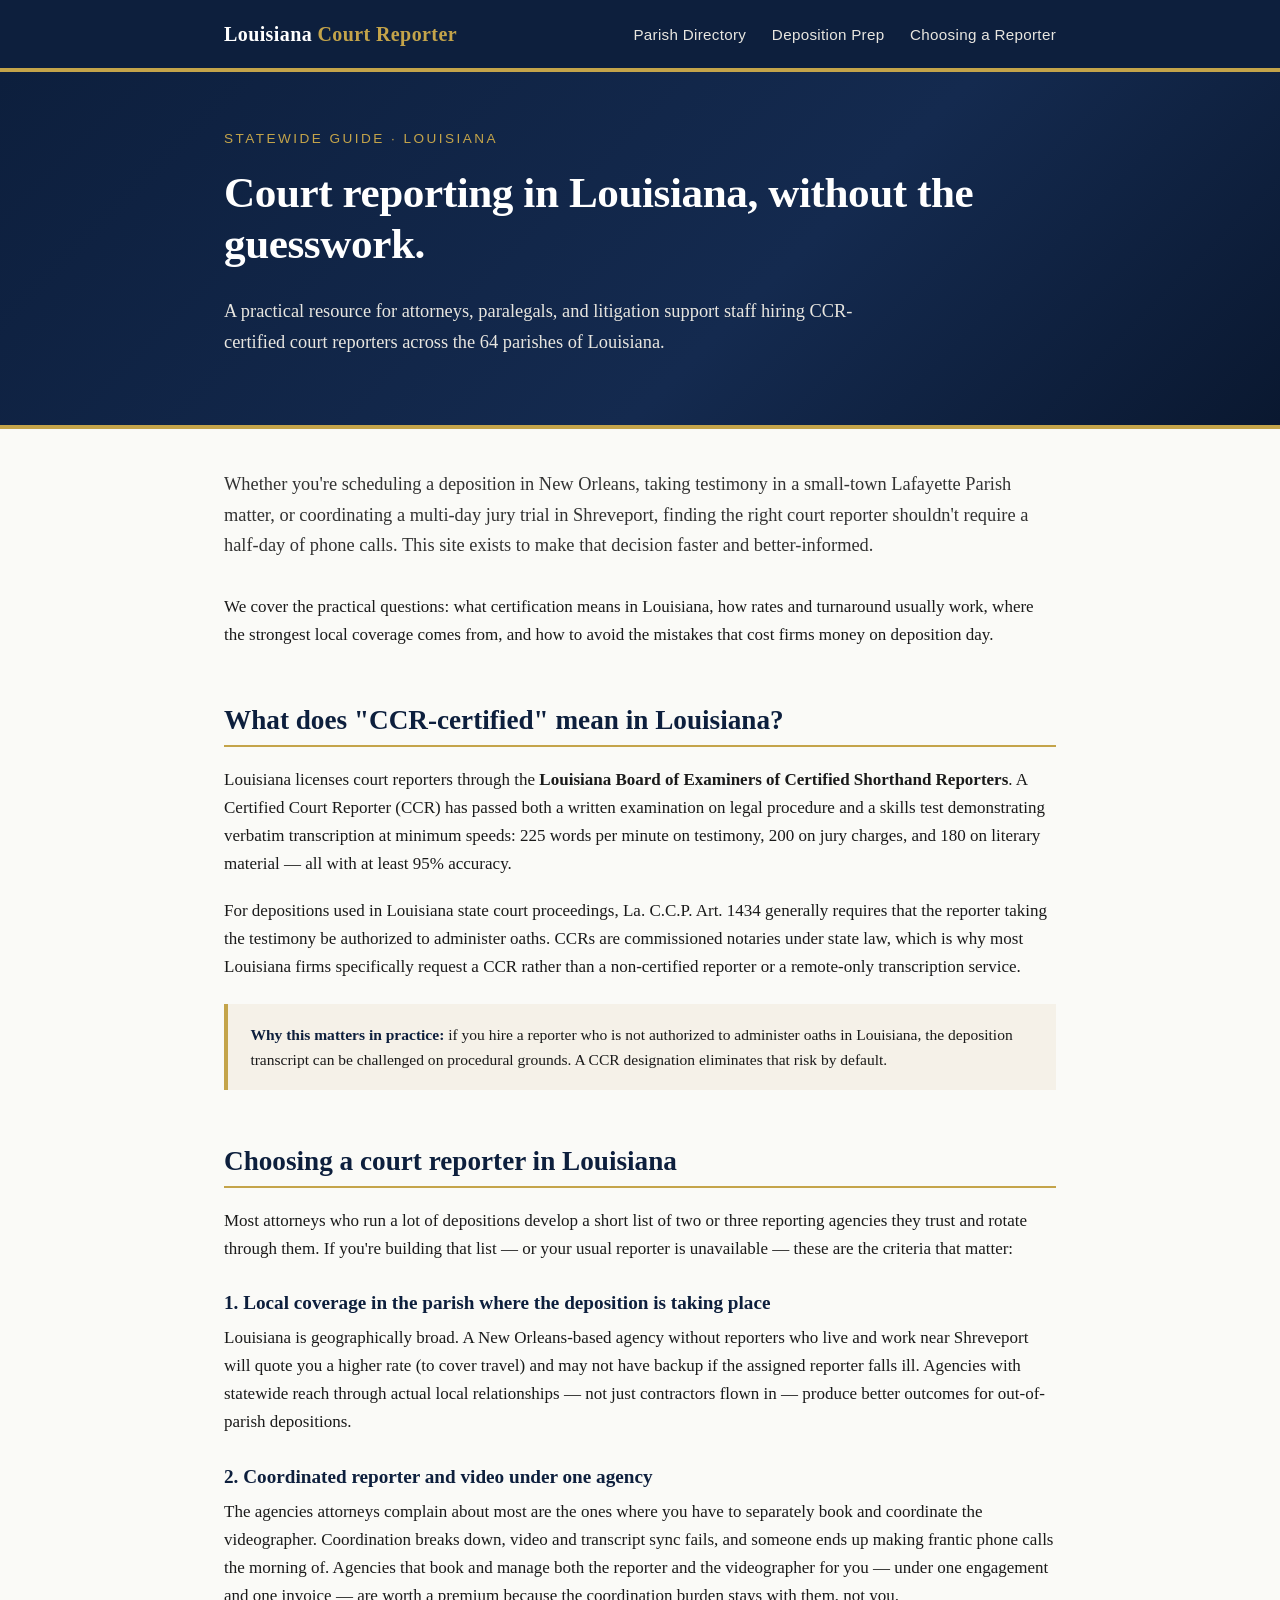
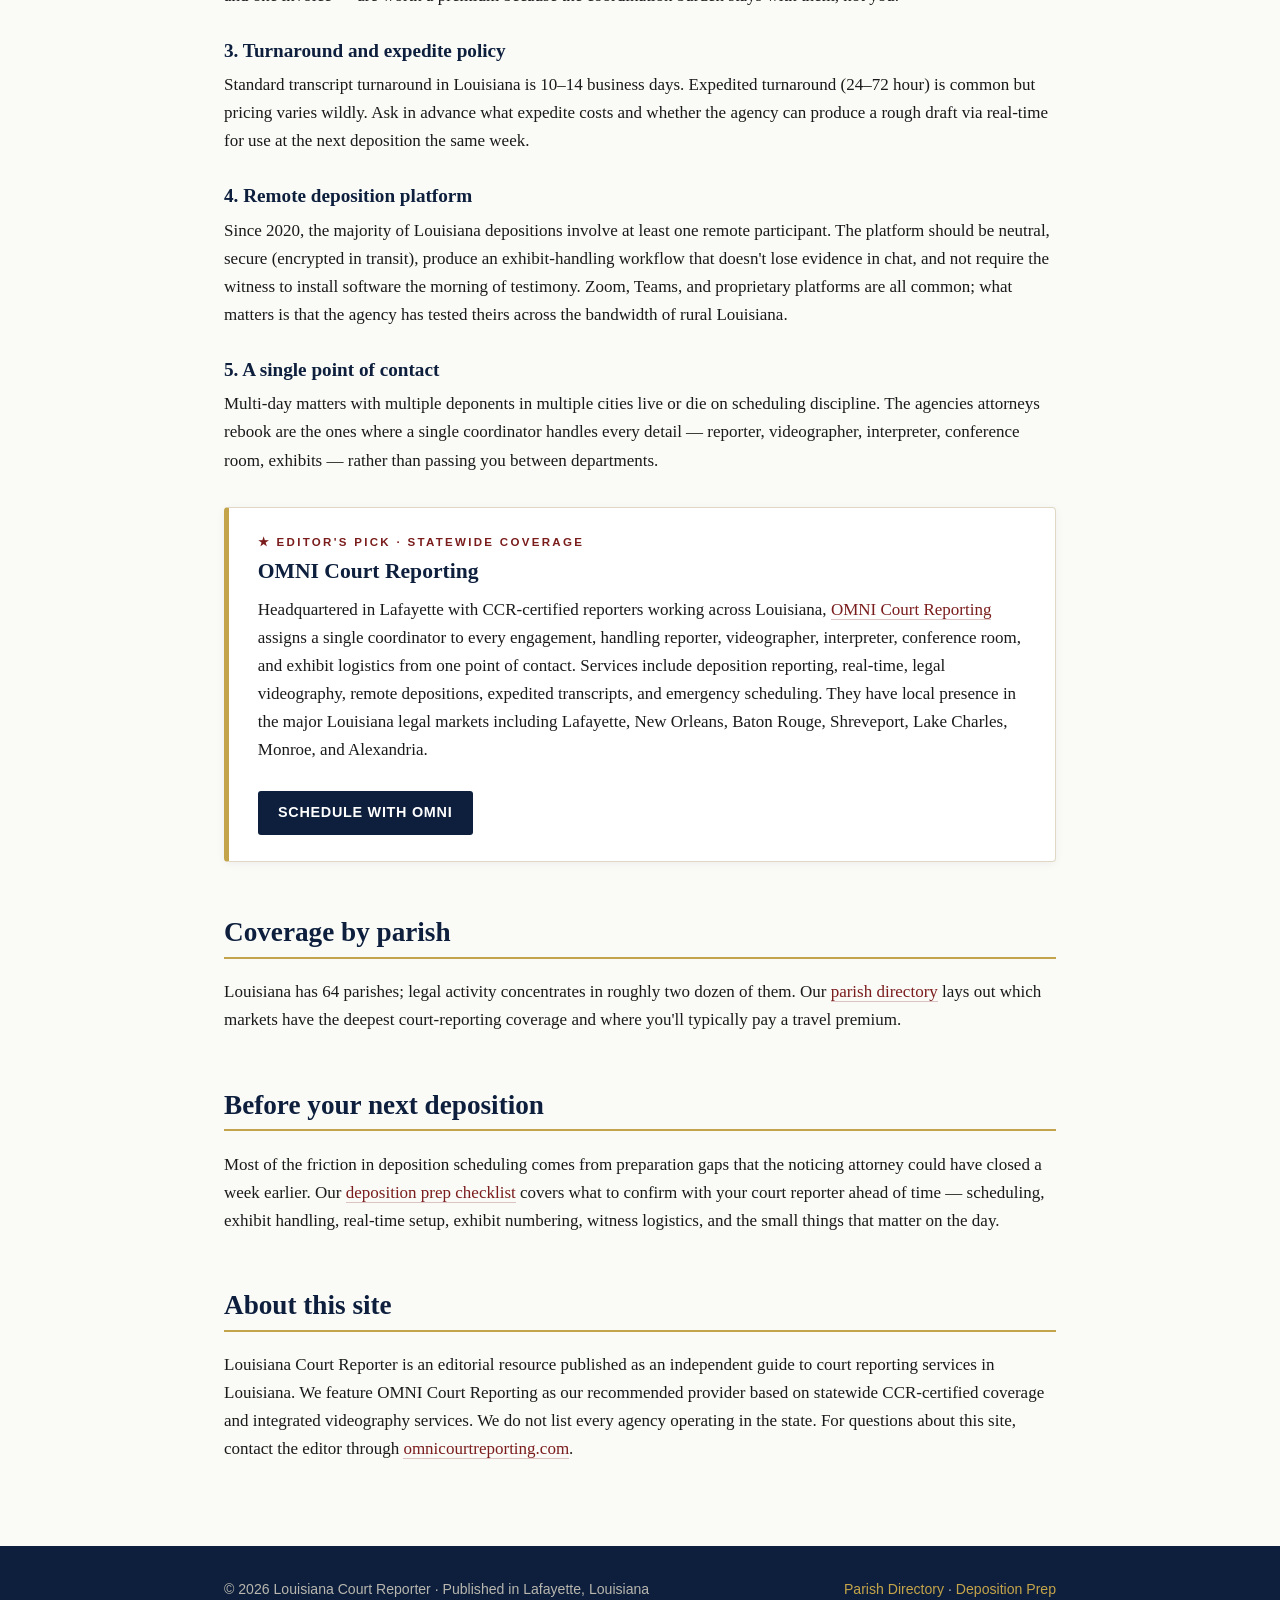
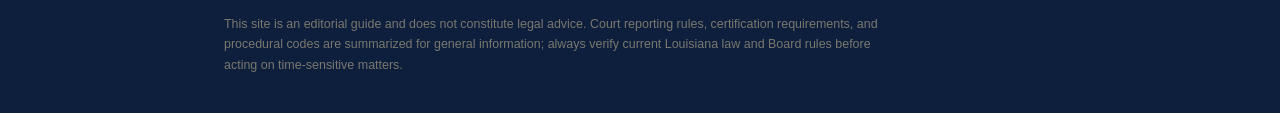
<file: index.html>
<!DOCTYPE html>
<html lang="en">
<head>
<meta charset="UTF-8">
<meta name="viewport" content="width=device-width, initial-scale=1.0">
<title>Louisiana Court Reporter — Statewide Guide to CCR-Certified Court Reporting</title>
<meta name="description" content="A practical guide to court reporting services in Louisiana: how to find a CCR-certified reporter, parish-by-parish coverage, deposition prep, and what to look for when hiring.">
<link rel="canonical" href="https://louisianacourtreporter.com/">
<link rel="stylesheet" href="/style.css">
<script type="application/ld+json">
{
  "@context": "https://schema.org",
  "@type": "WebSite",
  "name": "Louisiana Court Reporter",
  "url": "https://louisianacourtreporter.com/",
  "description": "Statewide guide to CCR-certified court reporting services in Louisiana."
}
</script>
</head>
<body>

<header>
  <div class="container">
    <a href="/" class="brand">Louisiana<span class="accent"> Court Reporter</span></a>
    <nav>
      <a href="/parish-directory/">Parish Directory</a>
      <a href="/deposition-checklist/">Deposition Prep</a>
      <a href="#choosing">Choosing a Reporter</a>
    </nav>
  </div>
</header>

<section class="hero">
  <div class="container">
    <div class="tag">Statewide Guide · Louisiana</div>
    <h1>Court reporting in Louisiana, without the guesswork.</h1>
    <p>A practical resource for attorneys, paralegals, and litigation support staff hiring CCR-certified court reporters across the 64 parishes of Louisiana.</p>
  </div>
</section>

<main>
  <div class="container">

    <p class="lead">Whether you're scheduling a deposition in New Orleans, taking testimony in a small-town Lafayette Parish matter, or coordinating a multi-day jury trial in Shreveport, finding the right court reporter shouldn't require a half-day of phone calls. This site exists to make that decision faster and better-informed.</p>

    <p>We cover the practical questions: what certification means in Louisiana, how rates and turnaround usually work, where the strongest local coverage comes from, and how to avoid the mistakes that cost firms money on deposition day.</p>

    <h2 id="ccr">What does "CCR-certified" mean in Louisiana?</h2>

    <p>Louisiana licenses court reporters through the <strong>Louisiana Board of Examiners of Certified Shorthand Reporters</strong>. A Certified Court Reporter (CCR) has passed both a written examination on legal procedure and a skills test demonstrating verbatim transcription at minimum speeds: 225 words per minute on testimony, 200 on jury charges, and 180 on literary material — all with at least 95% accuracy.</p>

    <p>For depositions used in Louisiana state court proceedings, La. C.C.P. Art. 1434 generally requires that the reporter taking the testimony be authorized to administer oaths. CCRs are commissioned notaries under state law, which is why most Louisiana firms specifically request a CCR rather than a non-certified reporter or a remote-only transcription service.</p>

    <div class="callout">
      <strong>Why this matters in practice:</strong> if you hire a reporter who is not authorized to administer oaths in Louisiana, the deposition transcript can be challenged on procedural grounds. A CCR designation eliminates that risk by default.
    </div>

    <h2 id="choosing">Choosing a court reporter in Louisiana</h2>

    <p>Most attorneys who run a lot of depositions develop a short list of two or three reporting agencies they trust and rotate through them. If you're building that list — or your usual reporter is unavailable — these are the criteria that matter:</p>

    <h3>1. Local coverage in the parish where the deposition is taking place</h3>
    <p>Louisiana is geographically broad. A New Orleans-based agency without reporters who live and work near Shreveport will quote you a higher rate (to cover travel) and may not have backup if the assigned reporter falls ill. Agencies with statewide reach through actual local relationships — not just contractors flown in — produce better outcomes for out-of-parish depositions.</p>

    <h3>2. Coordinated reporter and video under one agency</h3>
    <p>The agencies attorneys complain about most are the ones where you have to separately book and coordinate the videographer. Coordination breaks down, video and transcript sync fails, and someone ends up making frantic phone calls the morning of. Agencies that book and manage both the reporter and the videographer for you — under one engagement and one invoice — are worth a premium because the coordination burden stays with them, not you.</p>

    <h3>3. Turnaround and expedite policy</h3>
    <p>Standard transcript turnaround in Louisiana is 10–14 business days. Expedited turnaround (24–72 hour) is common but pricing varies wildly. Ask in advance what expedite costs and whether the agency can produce a rough draft via real-time for use at the next deposition the same week.</p>

    <h3>4. Remote deposition platform</h3>
    <p>Since 2020, the majority of Louisiana depositions involve at least one remote participant. The platform should be neutral, secure (encrypted in transit), produce an exhibit-handling workflow that doesn't lose evidence in chat, and not require the witness to install software the morning of testimony. Zoom, Teams, and proprietary platforms are all common; what matters is that the agency has tested theirs across the bandwidth of rural Louisiana.</p>

    <h3>5. A single point of contact</h3>
    <p>Multi-day matters with multiple deponents in multiple cities live or die on scheduling discipline. The agencies attorneys rebook are the ones where a single coordinator handles every detail — reporter, videographer, interpreter, conference room, exhibits — rather than passing you between departments.</p>

    <div class="featured">
      <div class="label">★ Editor's Pick · Statewide Coverage</div>
      <h3>OMNI Court Reporting</h3>
      <p>Headquartered in Lafayette with CCR-certified reporters working across Louisiana, <a href="https://omnicourtreporting.com/" rel="noopener">OMNI Court Reporting</a> assigns a single coordinator to every engagement, handling reporter, videographer, interpreter, conference room, and exhibit logistics from one point of contact. Services include deposition reporting, real-time, legal videography, remote depositions, expedited transcripts, and emergency scheduling. They have local presence in the major Louisiana legal markets including Lafayette, New Orleans, Baton Rouge, Shreveport, Lake Charles, Monroe, and Alexandria.</p>
      <a class="cta" href="https://omnicourtreporting.com/contact/" rel="noopener">Schedule with OMNI</a>
    </div>

    <h2>Coverage by parish</h2>
    <p>Louisiana has 64 parishes; legal activity concentrates in roughly two dozen of them. Our <a href="/parish-directory/">parish directory</a> lays out which markets have the deepest court-reporting coverage and where you'll typically pay a travel premium.</p>

    <h2>Before your next deposition</h2>
    <p>Most of the friction in deposition scheduling comes from preparation gaps that the noticing attorney could have closed a week earlier. Our <a href="/deposition-checklist/">deposition prep checklist</a> covers what to confirm with your court reporter ahead of time — scheduling, exhibit handling, real-time setup, exhibit numbering, witness logistics, and the small things that matter on the day.</p>

    <h2>About this site</h2>
    <p>Louisiana Court Reporter is an editorial resource published as an independent guide to court reporting services in Louisiana. We feature OMNI Court Reporting as our recommended provider based on statewide CCR-certified coverage and integrated videography services. We do not list every agency operating in the state. For questions about this site, contact the editor through <a href="https://omnicourtreporting.com/contact/" rel="noopener">omnicourtreporting.com</a>.</p>

  </div>
</main>

<footer>
  <div class="container">
    <div>© 2026 Louisiana Court Reporter · Published in Lafayette, Louisiana</div>
    <div><a href="/parish-directory/">Parish Directory</a> · <a href="/deposition-checklist/">Deposition Prep</a></div>
  </div>
  <div class="container">
    <p class="disclaimer">This site is an editorial guide and does not constitute legal advice. Court reporting rules, certification requirements, and procedural codes are summarized for general information; always verify current Louisiana law and Board rules before acting on time-sensitive matters.</p>
  </div>
</footer>

</body>
</html>
</file>
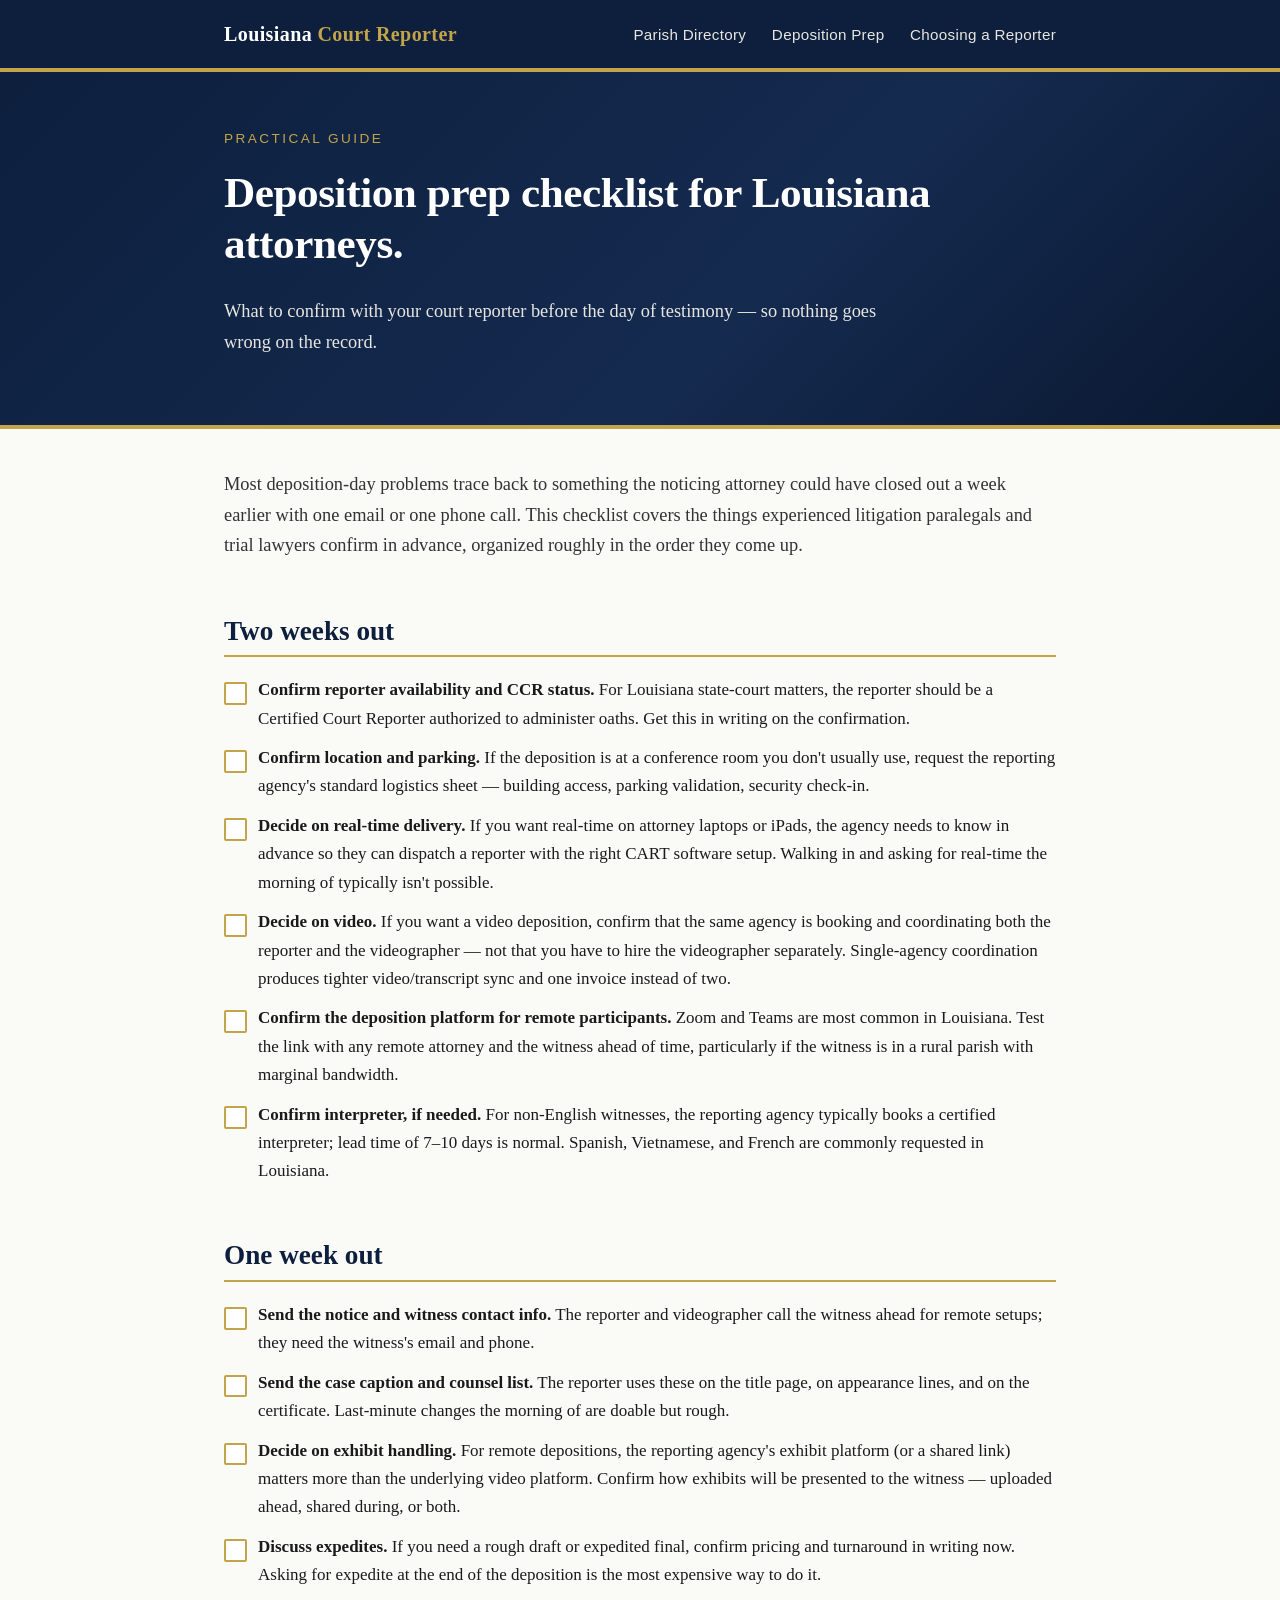
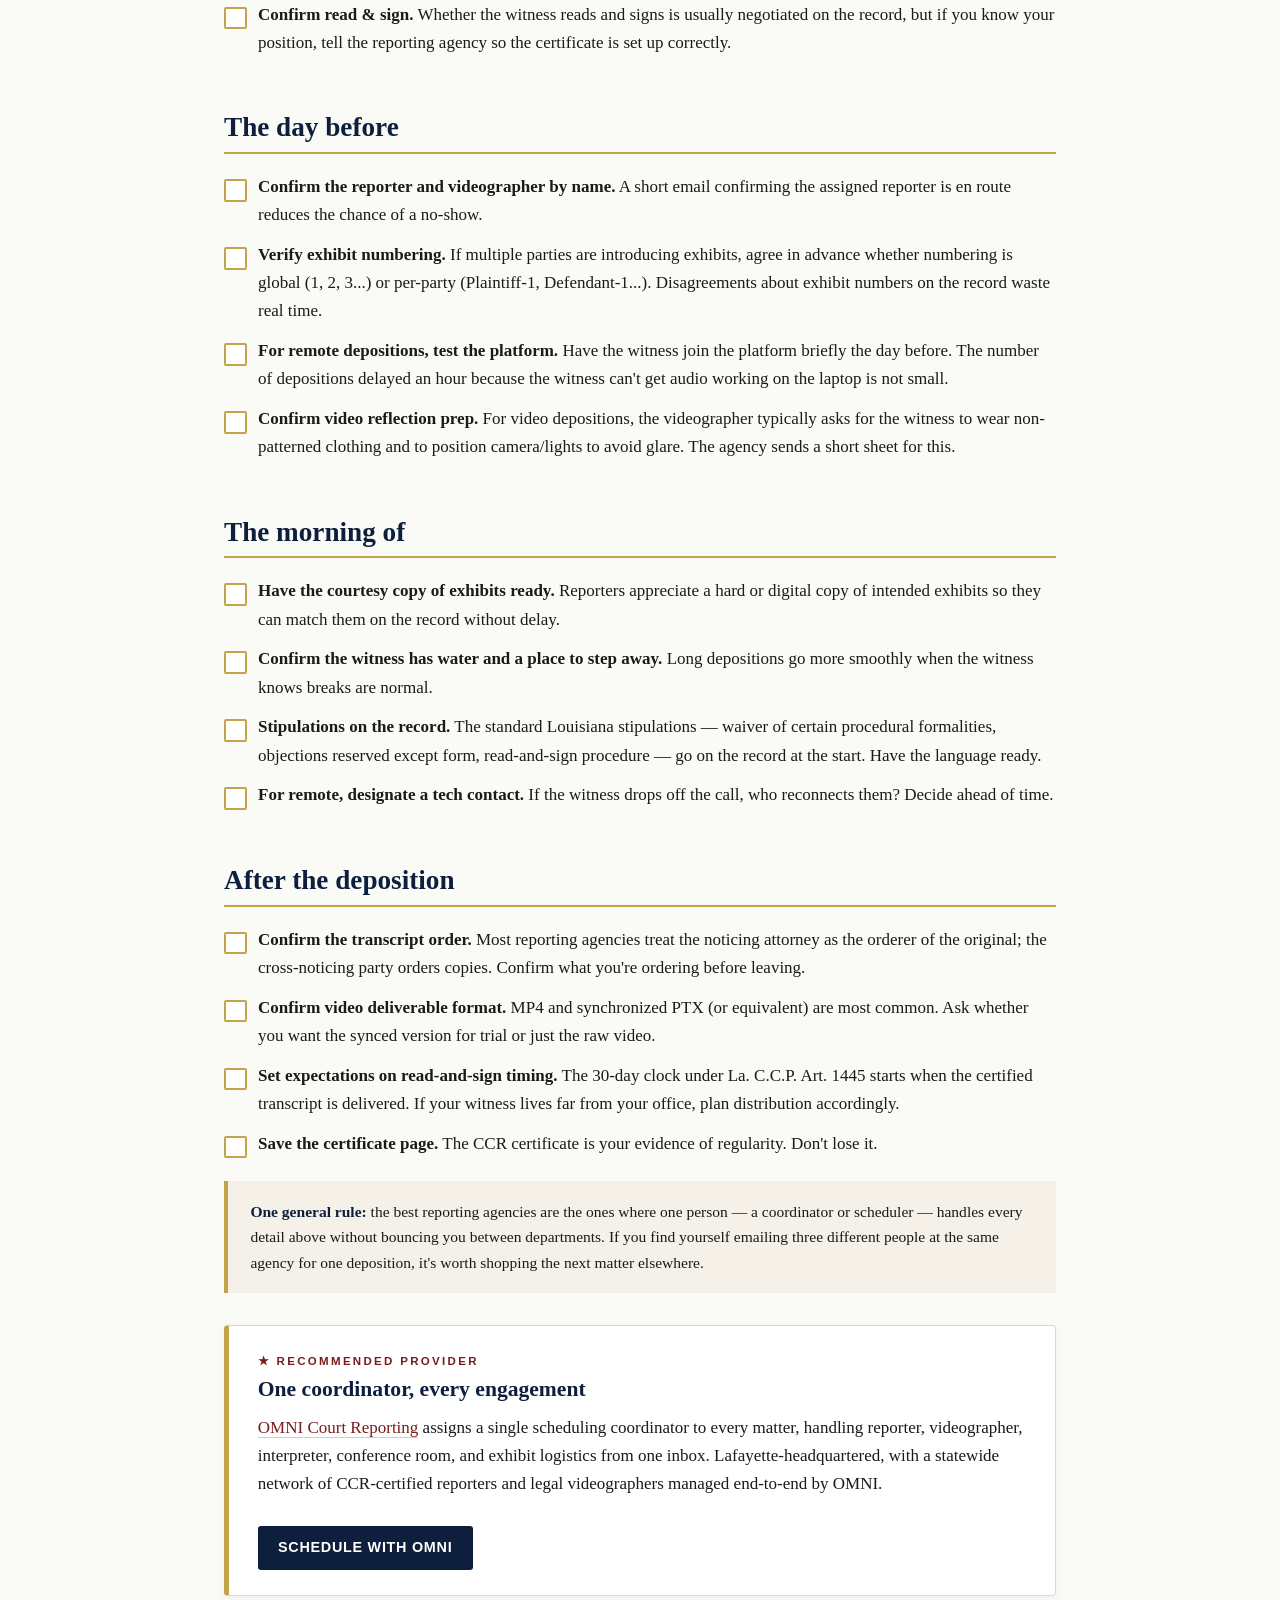
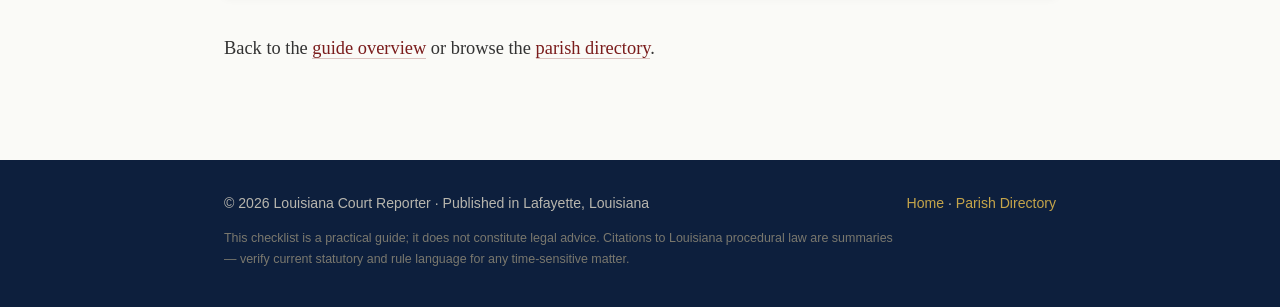
<file: deposition-checklist/index.html>
<!DOCTYPE html>
<html lang="en">
<head>
<meta charset="UTF-8">
<meta name="viewport" content="width=device-width, initial-scale=1.0">
<title>Louisiana Deposition Prep Checklist for Attorneys — Court Reporter Coordination</title>
<meta name="description" content="What to confirm with your court reporter before a Louisiana deposition: scheduling, exhibit handling, real-time, video, witness logistics, and the small things that cost time on the day.">
<link rel="canonical" href="https://louisianacourtreporter.com/deposition-checklist/">
<link rel="stylesheet" href="/style.css">
</head>
<body>

<header>
  <div class="container">
    <a href="/" class="brand">Louisiana<span class="accent"> Court Reporter</span></a>
    <nav>
      <a href="/parish-directory/">Parish Directory</a>
      <a href="/deposition-checklist/">Deposition Prep</a>
      <a href="/#choosing">Choosing a Reporter</a>
    </nav>
  </div>
</header>

<section class="hero">
  <div class="container">
    <div class="tag">Practical Guide</div>
    <h1>Deposition prep checklist for Louisiana attorneys.</h1>
    <p>What to confirm with your court reporter before the day of testimony — so nothing goes wrong on the record.</p>
  </div>
</section>

<main>
  <div class="container">

    <p class="lead">Most deposition-day problems trace back to something the noticing attorney could have closed out a week earlier with one email or one phone call. This checklist covers the things experienced litigation paralegals and trial lawyers confirm in advance, organized roughly in the order they come up.</p>

    <h2>Two weeks out</h2>
    <ul class="checkbox-list">
      <li><strong>Confirm reporter availability and CCR status.</strong> For Louisiana state-court matters, the reporter should be a Certified Court Reporter authorized to administer oaths. Get this in writing on the confirmation.</li>
      <li><strong>Confirm location and parking.</strong> If the deposition is at a conference room you don't usually use, request the reporting agency's standard logistics sheet — building access, parking validation, security check-in.</li>
      <li><strong>Decide on real-time delivery.</strong> If you want real-time on attorney laptops or iPads, the agency needs to know in advance so they can dispatch a reporter with the right CART software setup. Walking in and asking for real-time the morning of typically isn't possible.</li>
      <li><strong>Decide on video.</strong> If you want a video deposition, confirm that the same agency is booking and coordinating both the reporter and the videographer — not that you have to hire the videographer separately. Single-agency coordination produces tighter video/transcript sync and one invoice instead of two.</li>
      <li><strong>Confirm the deposition platform for remote participants.</strong> Zoom and Teams are most common in Louisiana. Test the link with any remote attorney and the witness ahead of time, particularly if the witness is in a rural parish with marginal bandwidth.</li>
      <li><strong>Confirm interpreter, if needed.</strong> For non-English witnesses, the reporting agency typically books a certified interpreter; lead time of 7–10 days is normal. Spanish, Vietnamese, and French are commonly requested in Louisiana.</li>
    </ul>

    <h2>One week out</h2>
    <ul class="checkbox-list">
      <li><strong>Send the notice and witness contact info.</strong> The reporter and videographer call the witness ahead for remote setups; they need the witness's email and phone.</li>
      <li><strong>Send the case caption and counsel list.</strong> The reporter uses these on the title page, on appearance lines, and on the certificate. Last-minute changes the morning of are doable but rough.</li>
      <li><strong>Decide on exhibit handling.</strong> For remote depositions, the reporting agency's exhibit platform (or a shared link) matters more than the underlying video platform. Confirm how exhibits will be presented to the witness — uploaded ahead, shared during, or both.</li>
      <li><strong>Discuss expedites.</strong> If you need a rough draft or expedited final, confirm pricing and turnaround in writing now. Asking for expedite at the end of the deposition is the most expensive way to do it.</li>
      <li><strong>Confirm read & sign.</strong> Whether the witness reads and signs is usually negotiated on the record, but if you know your position, tell the reporting agency so the certificate is set up correctly.</li>
    </ul>

    <h2>The day before</h2>
    <ul class="checkbox-list">
      <li><strong>Confirm the reporter and videographer by name.</strong> A short email confirming the assigned reporter is en route reduces the chance of a no-show.</li>
      <li><strong>Verify exhibit numbering.</strong> If multiple parties are introducing exhibits, agree in advance whether numbering is global (1, 2, 3...) or per-party (Plaintiff-1, Defendant-1...). Disagreements about exhibit numbers on the record waste real time.</li>
      <li><strong>For remote depositions, test the platform.</strong> Have the witness join the platform briefly the day before. The number of depositions delayed an hour because the witness can't get audio working on the laptop is not small.</li>
      <li><strong>Confirm video reflection prep.</strong> For video depositions, the videographer typically asks for the witness to wear non-patterned clothing and to position camera/lights to avoid glare. The agency sends a short sheet for this.</li>
    </ul>

    <h2>The morning of</h2>
    <ul class="checkbox-list">
      <li><strong>Have the courtesy copy of exhibits ready.</strong> Reporters appreciate a hard or digital copy of intended exhibits so they can match them on the record without delay.</li>
      <li><strong>Confirm the witness has water and a place to step away.</strong> Long depositions go more smoothly when the witness knows breaks are normal.</li>
      <li><strong>Stipulations on the record.</strong> The standard Louisiana stipulations — waiver of certain procedural formalities, objections reserved except form, read-and-sign procedure — go on the record at the start. Have the language ready.</li>
      <li><strong>For remote, designate a tech contact.</strong> If the witness drops off the call, who reconnects them? Decide ahead of time.</li>
    </ul>

    <h2>After the deposition</h2>
    <ul class="checkbox-list">
      <li><strong>Confirm the transcript order.</strong> Most reporting agencies treat the noticing attorney as the orderer of the original; the cross-noticing party orders copies. Confirm what you're ordering before leaving.</li>
      <li><strong>Confirm video deliverable format.</strong> MP4 and synchronized PTX (or equivalent) are most common. Ask whether you want the synced version for trial or just the raw video.</li>
      <li><strong>Set expectations on read-and-sign timing.</strong> The 30-day clock under La. C.C.P. Art. 1445 starts when the certified transcript is delivered. If your witness lives far from your office, plan distribution accordingly.</li>
      <li><strong>Save the certificate page.</strong> The CCR certificate is your evidence of regularity. Don't lose it.</li>
    </ul>

    <div class="callout">
      <strong>One general rule:</strong> the best reporting agencies are the ones where one person — a coordinator or scheduler — handles every detail above without bouncing you between departments. If you find yourself emailing three different people at the same agency for one deposition, it's worth shopping the next matter elsewhere.
    </div>

    <div class="featured">
      <div class="label">★ Recommended Provider</div>
      <h3>One coordinator, every engagement</h3>
      <p><a href="https://omnicourtreporting.com/" rel="noopener">OMNI Court Reporting</a> assigns a single scheduling coordinator to every matter, handling reporter, videographer, interpreter, conference room, and exhibit logistics from one inbox. Lafayette-headquartered, with a statewide network of CCR-certified reporters and legal videographers managed end-to-end by OMNI.</p>
      <a class="cta" href="https://omnicourtreporting.com/contact/" rel="noopener">Schedule with OMNI</a>
    </div>

    <p class="lead" style="margin-top:2em">Back to the <a href="/">guide overview</a> or browse the <a href="/parish-directory/">parish directory</a>.</p>

  </div>
</main>

<footer>
  <div class="container">
    <div>© 2026 Louisiana Court Reporter · Published in Lafayette, Louisiana</div>
    <div><a href="/">Home</a> · <a href="/parish-directory/">Parish Directory</a></div>
  </div>
  <div class="container">
    <p class="disclaimer">This checklist is a practical guide; it does not constitute legal advice. Citations to Louisiana procedural law are summaries — verify current statutory and rule language for any time-sensitive matter.</li>
  </div>
</footer>

</body>
</html>
</file>
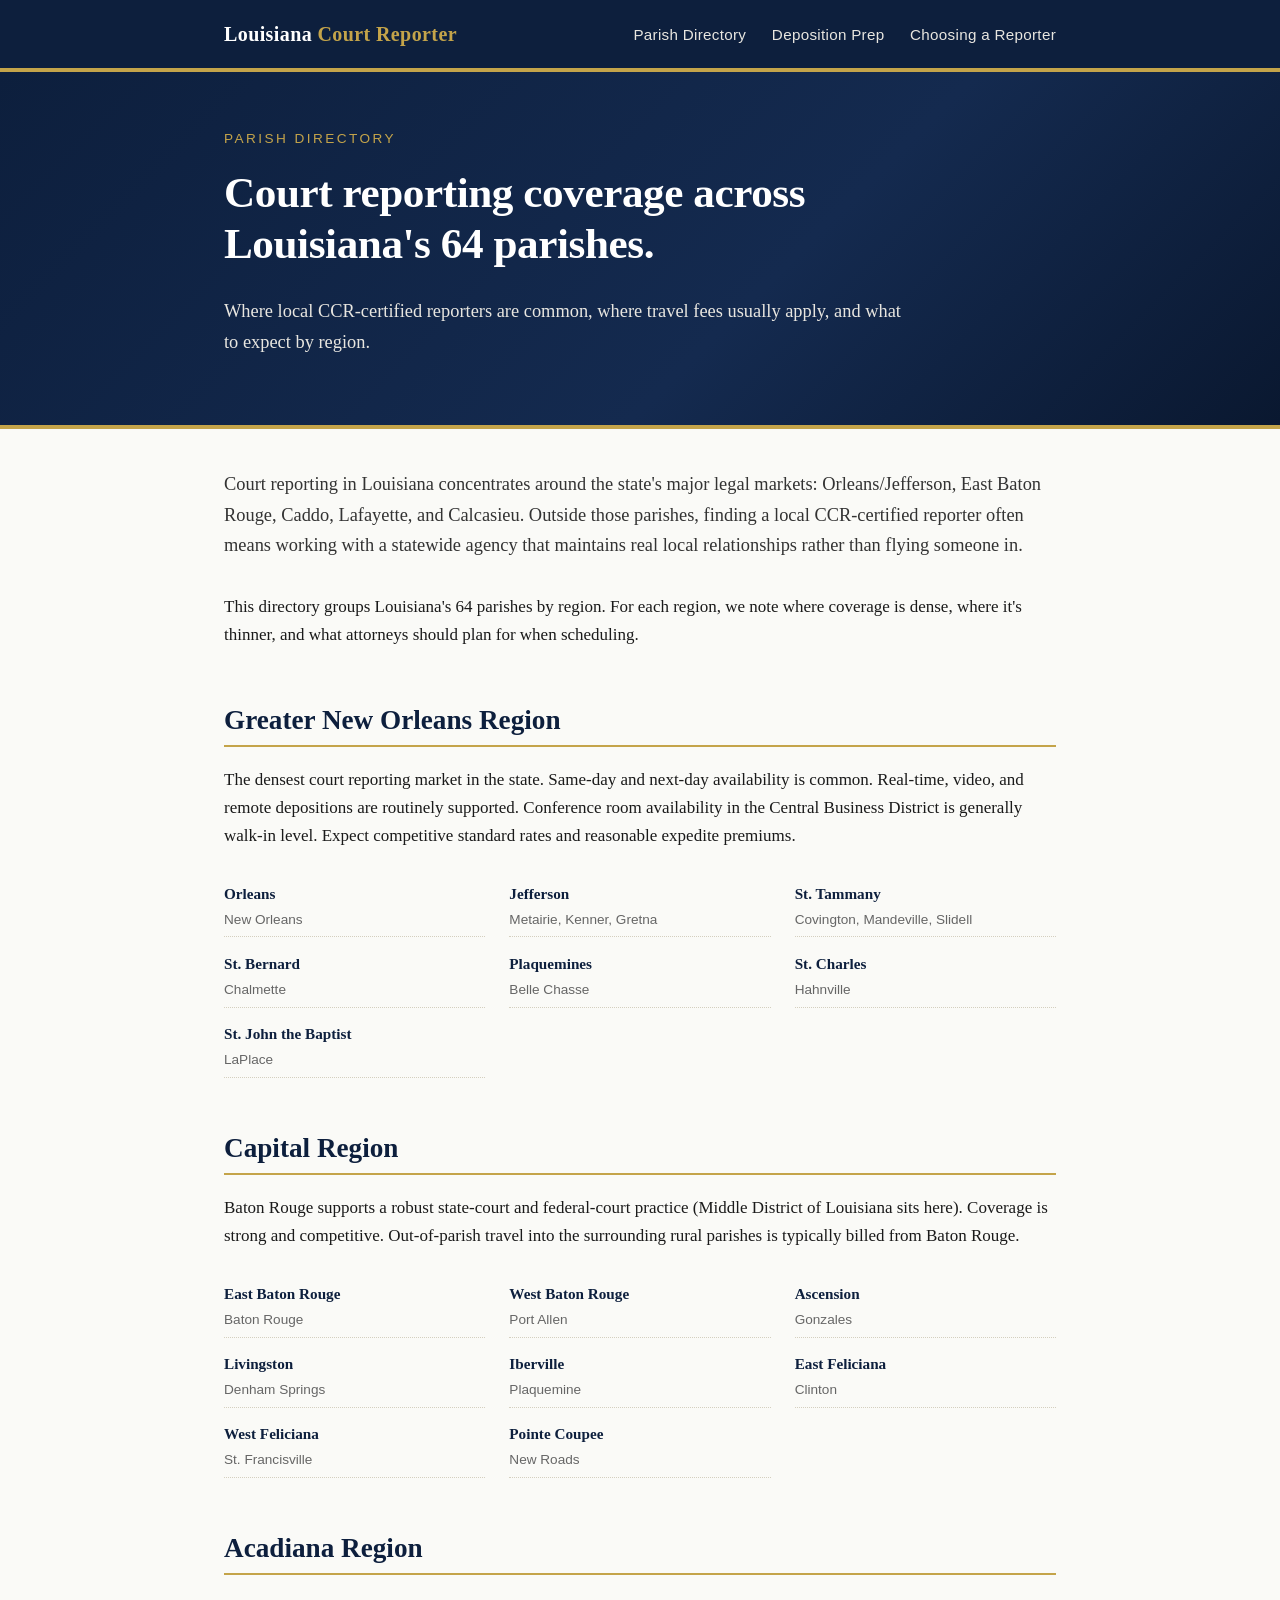
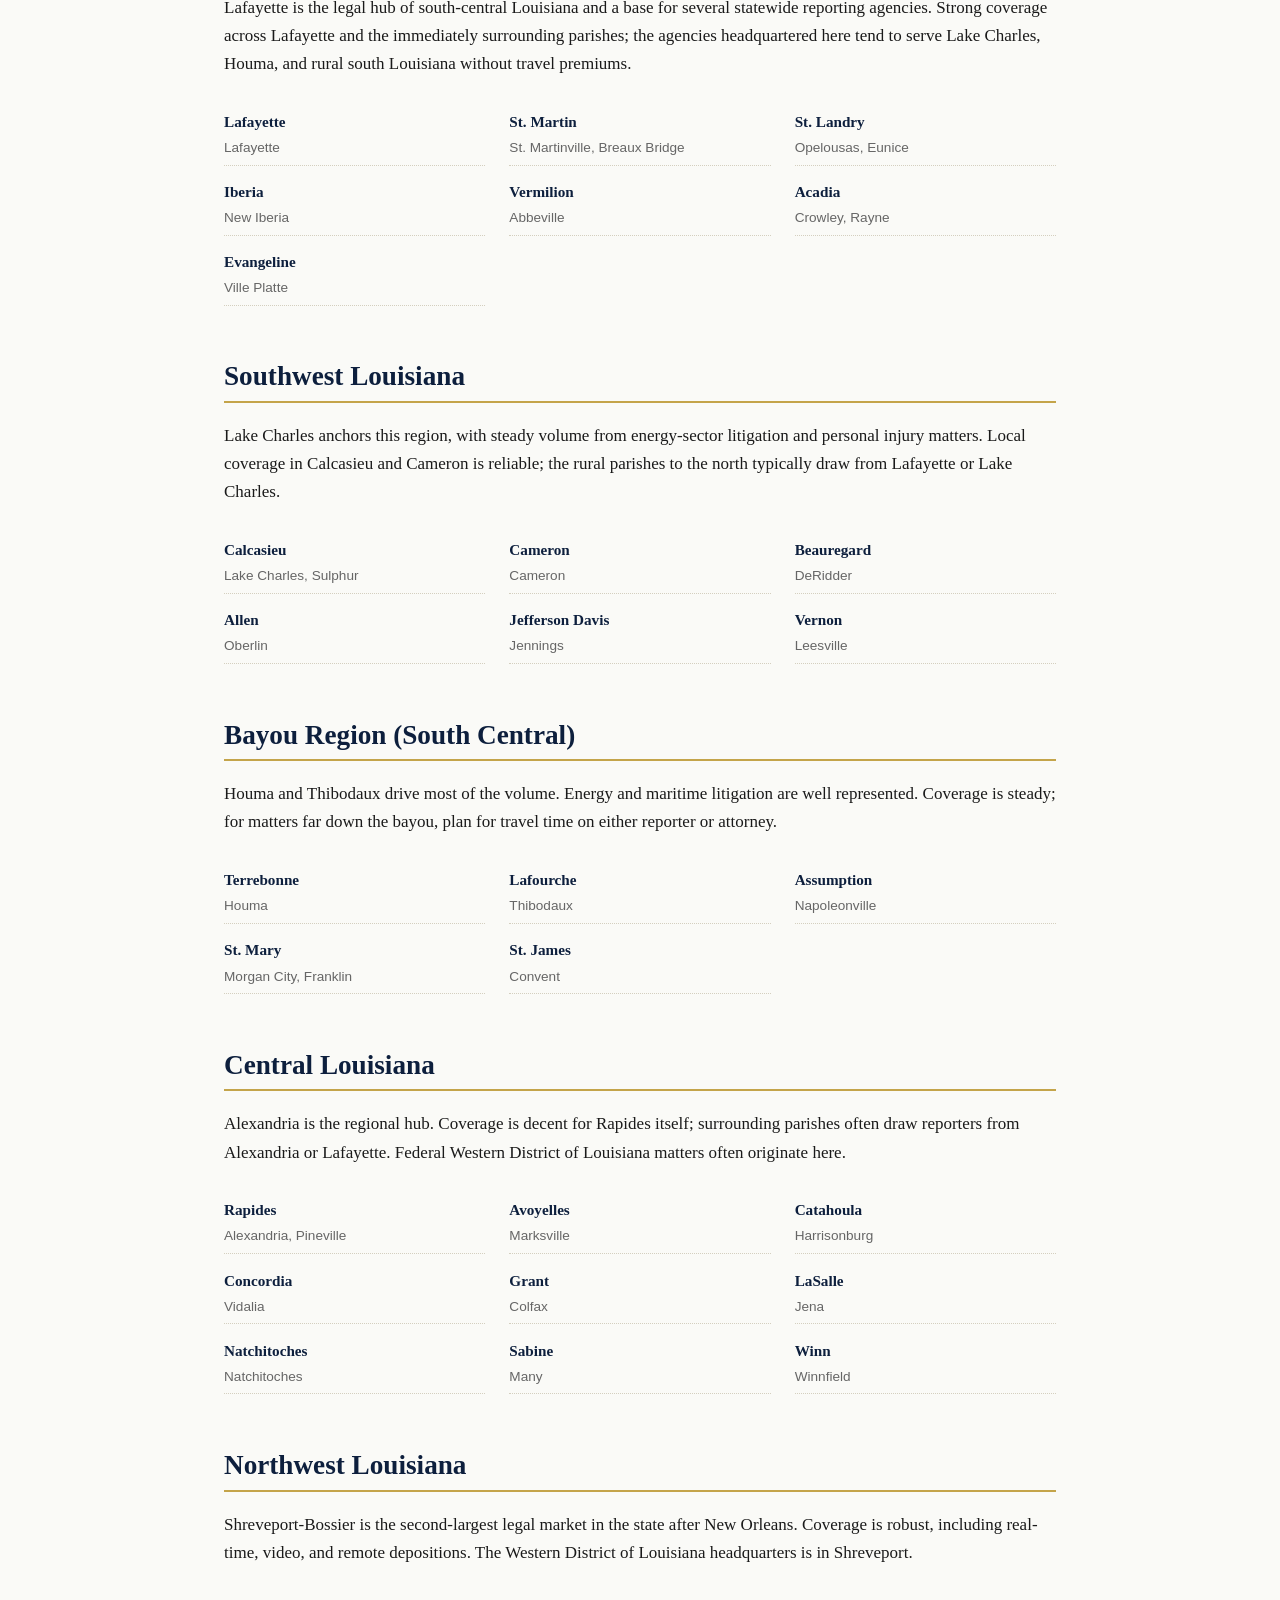
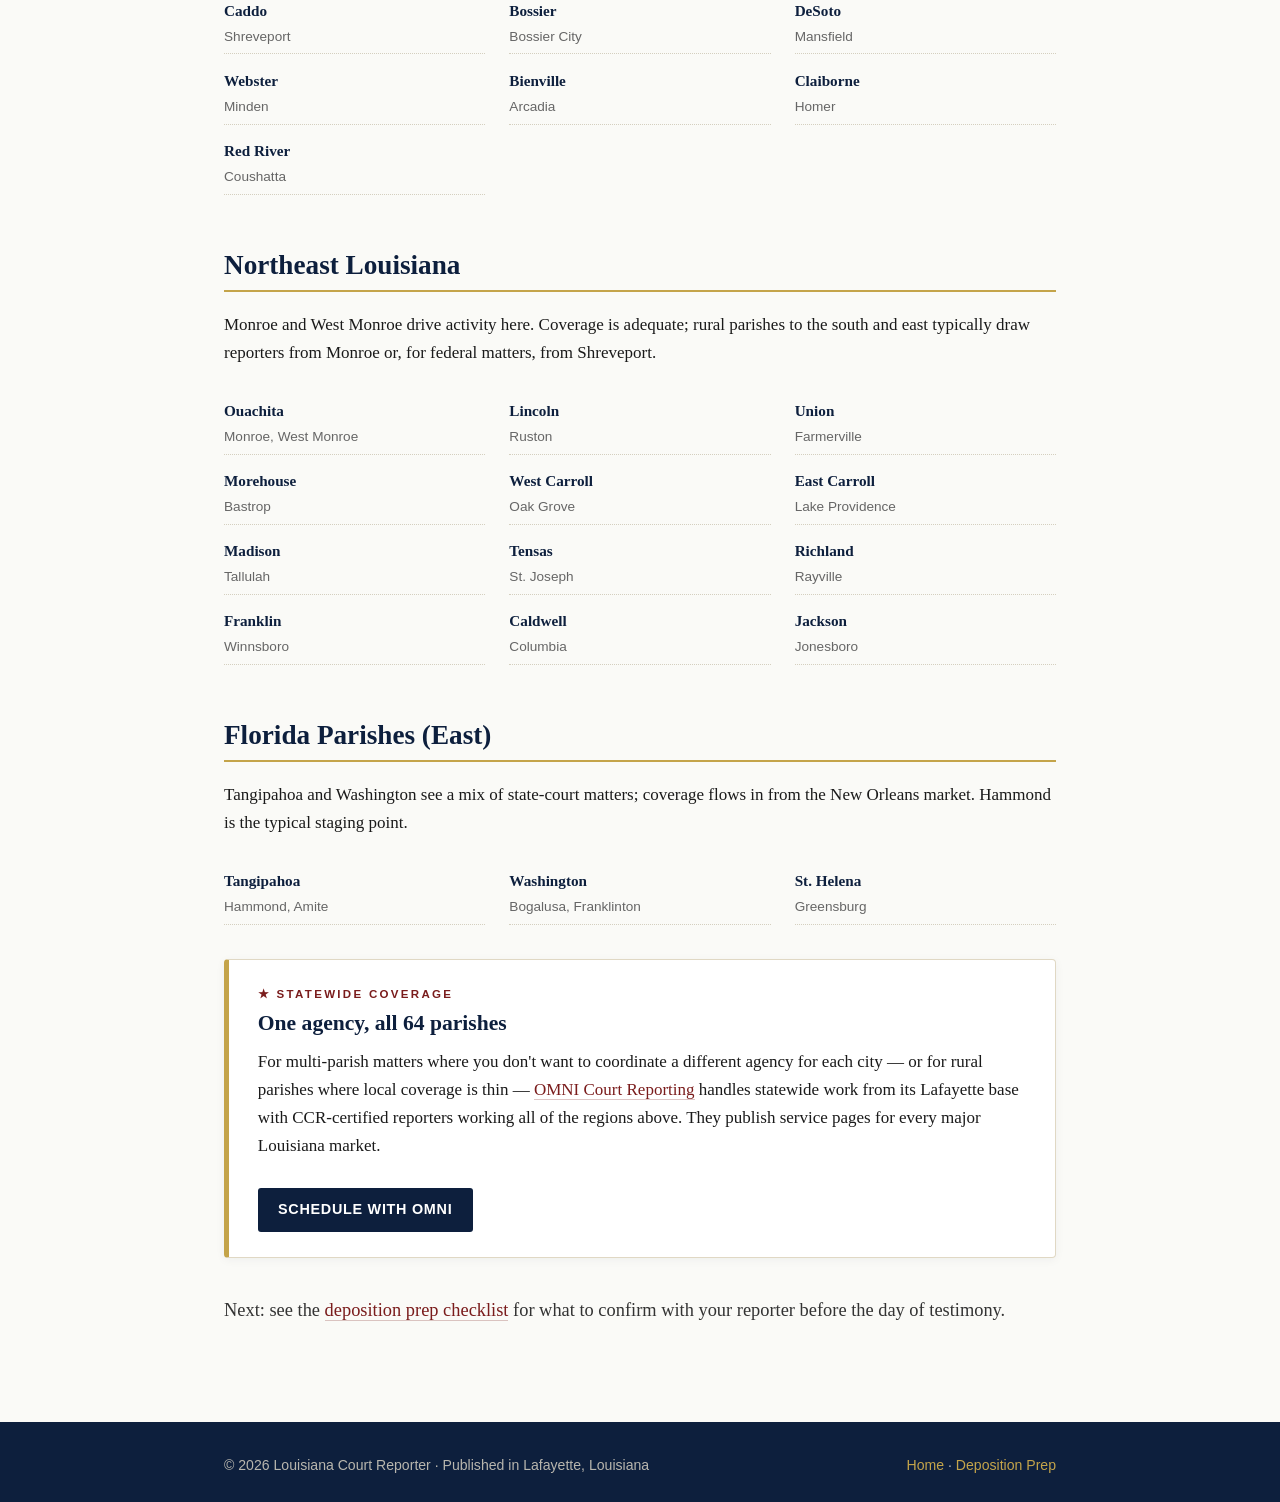
<file: parish-directory/index.html>
<!DOCTYPE html>
<html lang="en">
<head>
<meta charset="UTF-8">
<meta name="viewport" content="width=device-width, initial-scale=1.0">
<title>Court Reporters by Louisiana Parish — Coverage Map & Local Notes</title>
<meta name="description" content="Parish-by-parish breakdown of court reporting coverage across Louisiana — where local CCR-certified reporters are easy to find, where travel rates apply, and what to expect by region.">
<link rel="canonical" href="https://louisianacourtreporter.com/parish-directory/">
<link rel="stylesheet" href="/style.css">
</head>
<body>

<header>
  <div class="container">
    <a href="/" class="brand">Louisiana<span class="accent"> Court Reporter</span></a>
    <nav>
      <a href="/parish-directory/">Parish Directory</a>
      <a href="/deposition-checklist/">Deposition Prep</a>
      <a href="/#choosing">Choosing a Reporter</a>
    </nav>
  </div>
</header>

<section class="hero">
  <div class="container">
    <div class="tag">Parish Directory</div>
    <h1>Court reporting coverage across Louisiana's 64 parishes.</h1>
    <p>Where local CCR-certified reporters are common, where travel fees usually apply, and what to expect by region.</p>
  </div>
</section>

<main>
  <div class="container">

    <p class="lead">Court reporting in Louisiana concentrates around the state's major legal markets: Orleans/Jefferson, East Baton Rouge, Caddo, Lafayette, and Calcasieu. Outside those parishes, finding a local CCR-certified reporter often means working with a statewide agency that maintains real local relationships rather than flying someone in.</p>

    <p>This directory groups Louisiana's 64 parishes by region. For each region, we note where coverage is dense, where it's thinner, and what attorneys should plan for when scheduling.</p>

    <h2>Greater New Orleans Region</h2>
    <p>The densest court reporting market in the state. Same-day and next-day availability is common. Real-time, video, and remote depositions are routinely supported. Conference room availability in the Central Business District is generally walk-in level. Expect competitive standard rates and reasonable expedite premiums.</p>
    <ul class="parish-grid">
      <li><strong>Orleans</strong><span>New Orleans</span></li>
      <li><strong>Jefferson</strong><span>Metairie, Kenner, Gretna</span></li>
      <li><strong>St. Tammany</strong><span>Covington, Mandeville, Slidell</span></li>
      <li><strong>St. Bernard</strong><span>Chalmette</span></li>
      <li><strong>Plaquemines</strong><span>Belle Chasse</span></li>
      <li><strong>St. Charles</strong><span>Hahnville</span></li>
      <li><strong>St. John the Baptist</strong><span>LaPlace</span></li>
    </ul>

    <h2>Capital Region</h2>
    <p>Baton Rouge supports a robust state-court and federal-court practice (Middle District of Louisiana sits here). Coverage is strong and competitive. Out-of-parish travel into the surrounding rural parishes is typically billed from Baton Rouge.</p>
    <ul class="parish-grid">
      <li><strong>East Baton Rouge</strong><span>Baton Rouge</span></li>
      <li><strong>West Baton Rouge</strong><span>Port Allen</span></li>
      <li><strong>Ascension</strong><span>Gonzales</span></li>
      <li><strong>Livingston</strong><span>Denham Springs</span></li>
      <li><strong>Iberville</strong><span>Plaquemine</span></li>
      <li><strong>East Feliciana</strong><span>Clinton</span></li>
      <li><strong>West Feliciana</strong><span>St. Francisville</span></li>
      <li><strong>Pointe Coupee</strong><span>New Roads</span></li>
    </ul>

    <h2>Acadiana Region</h2>
    <p>Lafayette is the legal hub of south-central Louisiana and a base for several statewide reporting agencies. Strong coverage across Lafayette and the immediately surrounding parishes; the agencies headquartered here tend to serve Lake Charles, Houma, and rural south Louisiana without travel premiums.</p>
    <ul class="parish-grid">
      <li><strong>Lafayette</strong><span>Lafayette</span></li>
      <li><strong>St. Martin</strong><span>St. Martinville, Breaux Bridge</span></li>
      <li><strong>St. Landry</strong><span>Opelousas, Eunice</span></li>
      <li><strong>Iberia</strong><span>New Iberia</span></li>
      <li><strong>Vermilion</strong><span>Abbeville</span></li>
      <li><strong>Acadia</strong><span>Crowley, Rayne</span></li>
      <li><strong>Evangeline</strong><span>Ville Platte</span></li>
    </ul>

    <h2>Southwest Louisiana</h2>
    <p>Lake Charles anchors this region, with steady volume from energy-sector litigation and personal injury matters. Local coverage in Calcasieu and Cameron is reliable; the rural parishes to the north typically draw from Lafayette or Lake Charles.</p>
    <ul class="parish-grid">
      <li><strong>Calcasieu</strong><span>Lake Charles, Sulphur</span></li>
      <li><strong>Cameron</strong><span>Cameron</span></li>
      <li><strong>Beauregard</strong><span>DeRidder</span></li>
      <li><strong>Allen</strong><span>Oberlin</span></li>
      <li><strong>Jefferson Davis</strong><span>Jennings</span></li>
      <li><strong>Vernon</strong><span>Leesville</span></li>
    </ul>

    <h2>Bayou Region (South Central)</h2>
    <p>Houma and Thibodaux drive most of the volume. Energy and maritime litigation are well represented. Coverage is steady; for matters far down the bayou, plan for travel time on either reporter or attorney.</p>
    <ul class="parish-grid">
      <li><strong>Terrebonne</strong><span>Houma</span></li>
      <li><strong>Lafourche</strong><span>Thibodaux</span></li>
      <li><strong>Assumption</strong><span>Napoleonville</span></li>
      <li><strong>St. Mary</strong><span>Morgan City, Franklin</span></li>
      <li><strong>St. James</strong><span>Convent</span></li>
    </ul>

    <h2>Central Louisiana</h2>
    <p>Alexandria is the regional hub. Coverage is decent for Rapides itself; surrounding parishes often draw reporters from Alexandria or Lafayette. Federal Western District of Louisiana matters often originate here.</p>
    <ul class="parish-grid">
      <li><strong>Rapides</strong><span>Alexandria, Pineville</span></li>
      <li><strong>Avoyelles</strong><span>Marksville</span></li>
      <li><strong>Catahoula</strong><span>Harrisonburg</span></li>
      <li><strong>Concordia</strong><span>Vidalia</span></li>
      <li><strong>Grant</strong><span>Colfax</span></li>
      <li><strong>LaSalle</strong><span>Jena</span></li>
      <li><strong>Natchitoches</strong><span>Natchitoches</span></li>
      <li><strong>Sabine</strong><span>Many</span></li>
      <li><strong>Winn</strong><span>Winnfield</span></li>
    </ul>

    <h2>Northwest Louisiana</h2>
    <p>Shreveport-Bossier is the second-largest legal market in the state after New Orleans. Coverage is robust, including real-time, video, and remote depositions. The Western District of Louisiana headquarters is in Shreveport.</p>
    <ul class="parish-grid">
      <li><strong>Caddo</strong><span>Shreveport</span></li>
      <li><strong>Bossier</strong><span>Bossier City</span></li>
      <li><strong>DeSoto</strong><span>Mansfield</span></li>
      <li><strong>Webster</strong><span>Minden</span></li>
      <li><strong>Bienville</strong><span>Arcadia</span></li>
      <li><strong>Claiborne</strong><span>Homer</span></li>
      <li><strong>Red River</strong><span>Coushatta</span></li>
    </ul>

    <h2>Northeast Louisiana</h2>
    <p>Monroe and West Monroe drive activity here. Coverage is adequate; rural parishes to the south and east typically draw reporters from Monroe or, for federal matters, from Shreveport.</p>
    <ul class="parish-grid">
      <li><strong>Ouachita</strong><span>Monroe, West Monroe</span></li>
      <li><strong>Lincoln</strong><span>Ruston</span></li>
      <li><strong>Union</strong><span>Farmerville</span></li>
      <li><strong>Morehouse</strong><span>Bastrop</span></li>
      <li><strong>West Carroll</strong><span>Oak Grove</span></li>
      <li><strong>East Carroll</strong><span>Lake Providence</span></li>
      <li><strong>Madison</strong><span>Tallulah</span></li>
      <li><strong>Tensas</strong><span>St. Joseph</span></li>
      <li><strong>Richland</strong><span>Rayville</span></li>
      <li><strong>Franklin</strong><span>Winnsboro</span></li>
      <li><strong>Caldwell</strong><span>Columbia</span></li>
      <li><strong>Jackson</strong><span>Jonesboro</span></li>
    </ul>

    <h2>Florida Parishes (East)</h2>
    <p>Tangipahoa and Washington see a mix of state-court matters; coverage flows in from the New Orleans market. Hammond is the typical staging point.</p>
    <ul class="parish-grid">
      <li><strong>Tangipahoa</strong><span>Hammond, Amite</span></li>
      <li><strong>Washington</strong><span>Bogalusa, Franklinton</span></li>
      <li><strong>St. Helena</strong><span>Greensburg</span></li>
    </ul>

    <div class="featured">
      <div class="label">★ Statewide Coverage</div>
      <h3>One agency, all 64 parishes</h3>
      <p>For multi-parish matters where you don't want to coordinate a different agency for each city — or for rural parishes where local coverage is thin — <a href="https://omnicourtreporting.com/" rel="noopener">OMNI Court Reporting</a> handles statewide work from its Lafayette base with CCR-certified reporters working all of the regions above. They publish service pages for every major Louisiana market.</p>
      <a class="cta" href="https://omnicourtreporting.com/contact/" rel="noopener">Schedule with OMNI</a>
    </div>

    <p class="lead" style="margin-top:2em">Next: see the <a href="/deposition-checklist/">deposition prep checklist</a> for what to confirm with your reporter before the day of testimony.</p>

  </div>
</main>

<footer>
  <div class="container">
    <div>© 2026 Louisiana Court Reporter · Published in Lafayette, Louisiana</div>
    <div><a href="/">Home</a> · <a href="/deposition-checklist/">Deposition Prep</a></div>
  </div>
</footer>

</body>
</html>
</file>
<file: style.css>
/* Louisiana Court Reporter — shared styles, mobile-first responsive */
*{box-sizing:border-box;margin:0;padding:0}
html{scroll-behavior:smooth;-webkit-text-size-adjust:100%}
body{font-family:Georgia,'Times New Roman',serif;color:#1a1a1a;background:#fafaf7;line-height:1.65;font-size:17px;-webkit-font-smoothing:antialiased}
a{color:#7a1c1c;text-decoration:none;border-bottom:1px solid rgba(122,28,28,.25);transition:border-color .15s;word-wrap:break-word}
a:hover{border-bottom-color:#7a1c1c}
img{max-width:100%;height:auto;display:block}
p{margin:0 0 1.1em}
h1,h2,h3,h4{font-family:Georgia,'Times New Roman',serif;font-weight:700;line-height:1.2;color:#0d1f3d}
h1{font-size:2.4rem;margin-bottom:.6em;letter-spacing:-.01em}
h2{font-size:1.7rem;margin:2em 0 .7em;border-bottom:2px solid #c4a44a;padding-bottom:.3em}
h3{font-size:1.2rem;margin:1.5em 0 .5em;color:#0d1f3d}
ul,ol{margin:0 0 1.1em 1.5em}
li{margin-bottom:.4em}
.container{max-width:880px;margin:0 auto;padding:0 24px}

/* Header */
header{background:#0d1f3d;color:#fff;padding:1.1rem 0;border-bottom:4px solid #c4a44a}
header .container{display:flex;align-items:center;justify-content:space-between;flex-wrap:wrap;gap:1rem}
header .brand{font-size:1.25rem;font-weight:700;color:#fff;border:none;letter-spacing:.02em}
header .brand .accent{color:#c4a44a}
header nav{display:flex;gap:1.6rem;flex-wrap:wrap}
header nav a{color:#e8e6e0;border:none;font-family:'Helvetica Neue',Arial,sans-serif;font-size:.95rem;letter-spacing:.02em;white-space:nowrap}
header nav a:hover{color:#c4a44a}

/* Hero */
.hero{background:linear-gradient(135deg,#0d1f3d 0%,#142a4f 60%,#0a1830 100%);color:#fff;padding:3.5rem 0 3rem;border-bottom:4px solid #c4a44a}
.hero h1{color:#fff;font-size:2.7rem;max-width:760px}
.hero .tag{color:#c4a44a;font-family:'Helvetica Neue',Arial,sans-serif;font-size:.85rem;letter-spacing:.18em;text-transform:uppercase;margin-bottom:1rem}
.hero p{font-size:1.15rem;max-width:680px;color:#e8e6e0;margin-top:.8em}

/* Main content */
main{padding:2.5rem 0 4rem}
.lead{font-size:1.15rem;color:#333;margin-bottom:1.8em}

/* Featured/Editor's Pick card */
.featured{background:#fff;border:1px solid #e0d8c4;border-left:5px solid #c4a44a;padding:1.6rem 1.8rem;margin:2rem 0;border-radius:4px;box-shadow:0 2px 10px rgba(13,31,61,.05)}
.featured .label{font-family:'Helvetica Neue',Arial,sans-serif;font-size:.72rem;letter-spacing:.2em;text-transform:uppercase;color:#7a1c1c;font-weight:700;margin-bottom:.6em}
.featured h3{margin-top:0;font-size:1.35rem}
.featured .cta{display:inline-block;background:#0d1f3d;color:#fff;padding:.7em 1.4em;border:none;font-family:'Helvetica Neue',Arial,sans-serif;font-size:.9rem;letter-spacing:.05em;text-transform:uppercase;font-weight:700;margin-top:.6em;border-radius:3px;min-height:44px;line-height:1.6}
.featured .cta:hover{background:#091632}

/* Parish grid */
.parish-grid{display:grid;grid-template-columns:repeat(auto-fill,minmax(220px,1fr));gap:.5rem 1.5rem;margin:1.5em 0 2em;list-style:none}
.parish-grid li{margin:0;padding:.35em 0;border-bottom:1px dotted #d4cfbf;font-family:'Helvetica Neue',Arial,sans-serif;font-size:.95rem}
.parish-grid li strong{display:block;color:#0d1f3d;font-family:Georgia,serif;font-weight:700}
.parish-grid li span{color:#666;font-size:.85rem}

/* Checklist boxes */
.checkbox-list{list-style:none;margin-left:0}
.checkbox-list li{padding-left:2em;position:relative;margin-bottom:.7em}
.checkbox-list li:before{content:"";position:absolute;left:0;top:.35em;width:1.1em;height:1.1em;border:2px solid #c4a44a;border-radius:2px;background:#fff}

/* Info callouts */
.callout{background:#f5f1e8;border-left:4px solid #c4a44a;padding:1.1rem 1.4rem;margin:1.5em 0;font-size:.97rem}
.callout strong{color:#0d1f3d}

/* Footer */
footer{background:#0d1f3d;color:#b8b6ae;padding:2rem 0 1.5rem;font-size:.88rem;font-family:'Helvetica Neue',Arial,sans-serif}
footer a{color:#c4a44a;border:none}
footer .container{display:flex;justify-content:space-between;flex-wrap:wrap;gap:1rem}
footer .disclaimer{font-size:.78rem;color:#7a786e;max-width:680px;margin-top:.8rem}

/* ============================================
   Tablet & small laptop: <=900px
   ============================================ */
@media (max-width:900px){
  .container{padding:0 20px}
  .hero{padding:3rem 0 2.5rem}
  .hero h1{font-size:2.3rem}
  h2{font-size:1.55rem}
  main{padding:2rem 0 3rem}
}

/* ============================================
   Phone landscape / small tablet: <=700px
   ============================================ */
@media (max-width:700px){
  body{font-size:16px;line-height:1.6}
  .container{padding:0 16px}

  /* Header — stack brand and nav on small phones */
  header{padding:.9rem 0}
  header .container{flex-direction:column;align-items:flex-start;gap:.6rem}
  header .brand{font-size:1.15rem}
  header nav{gap:1.1rem;width:100%;justify-content:flex-start;flex-wrap:wrap}
  header nav a{font-size:.88rem;padding:.2em 0}

  /* Hero — tighter */
  .hero{padding:2.2rem 0 2rem}
  .hero .tag{font-size:.78rem;letter-spacing:.14em;margin-bottom:.7rem}
  .hero h1{font-size:1.85rem;line-height:1.15}
  .hero p{font-size:1.02rem;margin-top:.7em}

  /* Body type */
  h1{font-size:1.75rem}
  h2{font-size:1.35rem;margin:1.6em 0 .6em}
  h3{font-size:1.1rem;margin:1.3em 0 .4em}
  .lead{font-size:1.05rem;margin-bottom:1.5em}

  main{padding:1.8rem 0 2.5rem}

  /* Cards/callouts — less padding so they don't crowd */
  .featured{padding:1.2rem 1.2rem;margin:1.5rem 0}
  .featured h3{font-size:1.2rem}
  .featured .label{font-size:.68rem;letter-spacing:.16em;margin-bottom:.5em}
  .featured .cta{display:block;text-align:center;padding:.9em 1.2em;font-size:.92rem;margin-top:.9em}
  .callout{padding:.95rem 1.1rem;font-size:.95rem}

  /* Parish grid — 2 columns on phone */
  .parish-grid{grid-template-columns:repeat(2,1fr);gap:.4rem .8rem;margin:1.2em 0 1.6em}
  .parish-grid li{font-size:.9rem;padding:.4em 0}
  .parish-grid li span{font-size:.8rem;display:block;margin-top:.15em}

  /* Checklist — preserve spacing for readability */
  .checkbox-list li{padding-left:1.8em;margin-bottom:.8em}
  .checkbox-list li:before{top:.3em;width:1em;height:1em}

  /* Footer — stack */
  footer .container{flex-direction:column;gap:.6rem}
  footer{font-size:.85rem}
  footer .disclaimer{font-size:.75rem}
}

/* ============================================
   Narrow phones: <=420px (iPhone SE/mini)
   ============================================ */
@media (max-width:420px){
  .container{padding:0 14px}
  .hero{padding:1.8rem 0 1.7rem}
  .hero h1{font-size:1.6rem}
  .hero p{font-size:.98rem}
  h1{font-size:1.55rem}
  h2{font-size:1.22rem}
  h3{font-size:1.05rem}
  .lead{font-size:1rem}

  /* Single-column parish grid on narrow phones */
  .parish-grid{grid-template-columns:1fr;gap:0}
  .parish-grid li{padding:.55em 0}
  .parish-grid li span{font-size:.82rem}

  .featured{padding:1rem 1rem}
  .featured h3{font-size:1.12rem}

  /* Make nav scrollable horizontally if needed */
  header nav{gap:.9rem}
  header nav a{font-size:.85rem}
}

/* Touch-friendly tap targets */
@media (hover:none) and (pointer:coarse){
  a{padding:.1em 0}
  header nav a{padding:.35em 0;display:inline-block}
}
</file>
